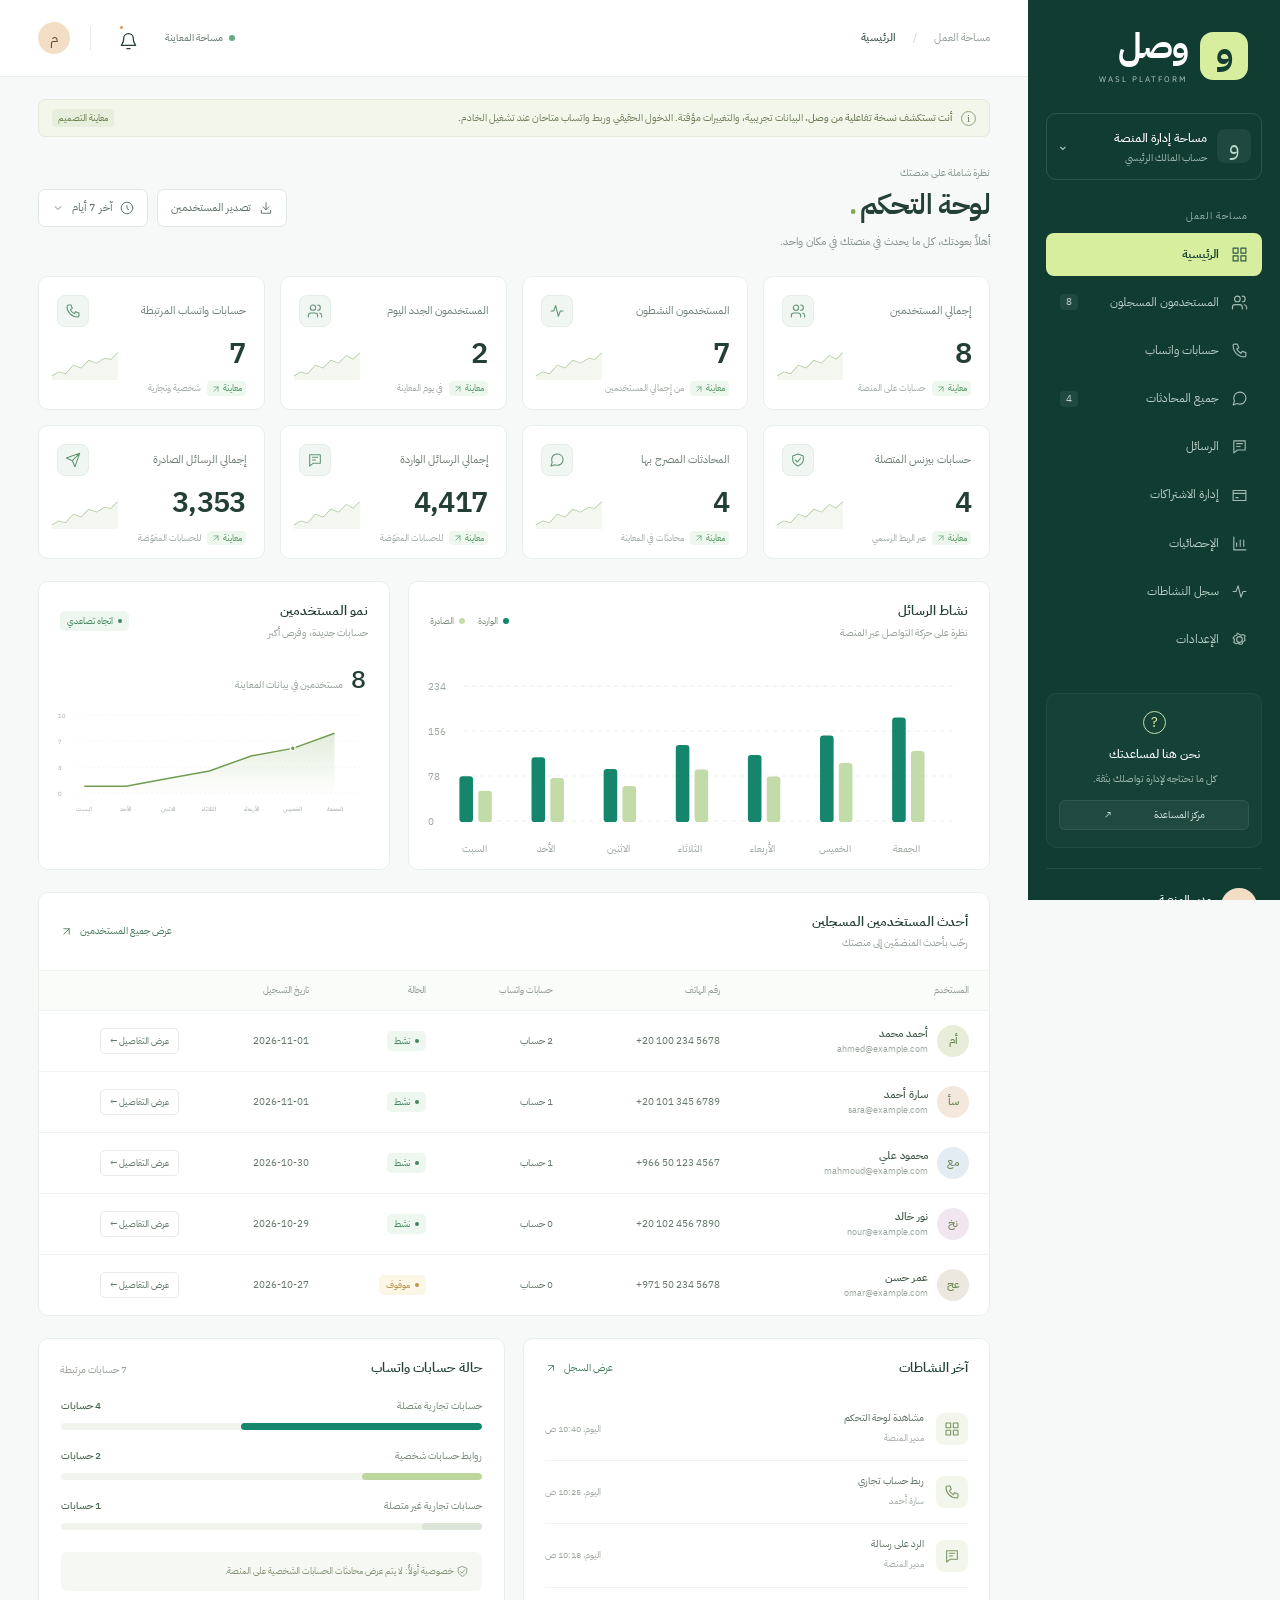
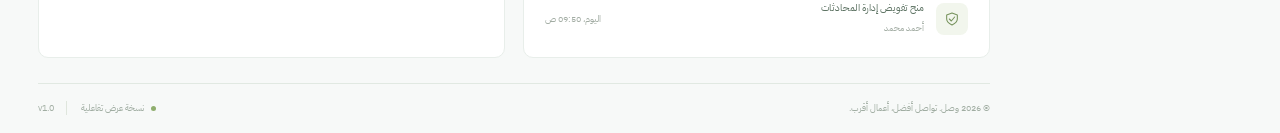
<file: index.html>
<!doctype html>
<html lang="ar" dir="rtl">
<head><meta charset="UTF-8"><meta name="viewport" content="width=device-width, initial-scale=1"><meta name="theme-color" content="#103c32"><meta name="description" content="وصل — مساحة واحدة لإدارة المستخدمين والتواصل التجاري عبر واتساب"><title>وصل — لوحة إدارة المنصة</title><link rel="stylesheet" href="./site/style.css"></head>
<body>
<aside id="sidebar"><a class="brand" href="#dashboard"><span class="brand-icon">و</span><span>وصل<small>WASL PLATFORM</small></span></a><div class="workspace-switch"><span class="workspace-logo">و</span><div><strong>مساحة إدارة المنصة</strong><small>حساب المالك الرئيسي</small></div><span class="switch-chevron">⌄</span></div><p class="nav-label">مساحة العمل</p><nav aria-label="القائمة الرئيسية" id="nav"></nav><div class="sidebar-bottom"><div class="help-card"><span class="help-icon">?</span><strong>نحن هنا لمساعدتك</strong><p>كل ما تحتاجه لإدارة تواصلك بثقة.</p><button id="help">مركز المساعدة <span>↗</span></button></div><div class="profile"><span class="avatar">م</span><div><strong>مدير المنصة</strong><small>SUPER ADMIN · معاينة</small></div><span class="online"></span></div></div></aside>
<div class="app-shell"><header class="topbar"><div class="breadcrumb"><button id="menu" class="icon-button" aria-label="فتح القائمة">☰</button><span>مساحة العمل</span><span class="separator">/</span><strong id="breadcrumb">الرئيسية</strong></div><div class="top-actions"><span class="environment"><i></i> مساحة المعاينة</span><button class="icon-button" id="notifications" aria-label="الإشعارات"><span id="bell"></span><i class="notification-dot"></i></button><span class="top-divider"></span><span class="small-avatar">م</span></div></header>
<main id="main"><div class="preview-banner"><span class="preview-mark">i</span><span><strong>أنت تستكشف نسخة تفاعلية من وصل.</strong> البيانات تجريبية، والتغييرات مؤقتة. الدخول الحقيقي وربط واتساب متاحان عند تشغيل الخادم.</span><span class="preview-tag">معاينة التصميم</span></div><section class="page-heading"><div><div class="eyebrow" id="eyebrow">نظرة شاملة على منصتك</div><h1 id="page-title">لوحة التحكم<span class="title-dot">.</span></h1><p id="page-description">أهلاً بعودتك، كل ما يحدث في منصتك في مكان واحد.</p></div><div class="heading-actions"><button id="export" class="button button-white"></button><button id="period" class="button button-white"></button></div></section><div id="content" aria-live="polite"></div><footer class="main-footer"><span>© <span id="year"></span> وصل. تواصل أفضل، أعمال أقرب.</span><span><i></i> نسخة عرض تفاعلية <span class="footer-version">v1.0</span></span></footer></main></div>
<div id="overlay" hidden></div><dialog id="modal"><header><div><small id="modal-caption">التفاصيل</small><h2 id="modal-title"></h2></div><button class="icon-button" id="close-modal" aria-label="إغلاق">×</button></header><div id="modal-body"></div></dialog><div id="toast" role="status"></div><script src="./site/app.js" defer></script>
</body></html>
</file>
<file: site/style.css>
@import url('https://fonts.googleapis.com/css2?family=IBM+Plex+Sans+Arabic:wght@400;450;500;600;700&display=swap');
:root{--green:#087f65;--dark:#103c32;--text:#233f36;--muted:#81908a;--border:#e8eeea;--bg:#f7f9f8;--font:'IBM Plex Sans Arabic',Tahoma,Arial,sans-serif}*{box-sizing:border-box}body{margin:0;background:var(--bg);color:var(--text);font:14px var(--font);line-height:1.6}button,input,select,textarea{font:inherit}button,a,input,select,textarea{-webkit-tap-highlight-color:transparent}button{cursor:pointer}button:focus-visible,a:focus-visible,input:focus-visible,select:focus-visible,textarea:focus-visible{outline:3px solid #51c8ab;outline-offset:3px}a{color:inherit;text-decoration:none}button{color:inherit}svg{vertical-align:middle}aside{width:252px;background:var(--dark);color:#fff;position:fixed;right:0;top:0;bottom:0;padding:29px 18px 18px;display:flex;flex-direction:column;z-index:30;overflow:auto}.brand{display:flex;align-items:center;gap:12px;padding:0 14px;font-weight:700;font-size:35px;line-height:1.05;letter-spacing:-1px}.brand-icon{display:grid;place-items:center;background:#d6ee9e;border-radius:13px;color:#153e32;font-size:36px;width:48px;height:48px;padding-bottom:7px}.brand small{display:block;font-size:8px;letter-spacing:2px;color:#b3c9be;font-weight:400;margin-top:9px}.workspace-switch{margin:30px 0 28px;padding:13px 10px;border:1px solid #ffffff20;border-radius:10px;display:flex;align-items:center;gap:10px}.workspace-logo{width:34px;height:34px;background:#ffffff10;color:#b7d9c8;border-radius:8px;display:grid;place-items:center;font-size:23px}.workspace-switch strong{font-size:12px;font-weight:500}.workspace-switch small{display:block;color:#9fb9ad;font-size:10px}.switch-chevron{margin-right:auto;color:#acc6b8}.nav-label{color:#94b0a3;font-size:10px;letter-spacing:1px;padding:0 14px;margin:0 0 9px}nav{display:grid;gap:5px}nav a{display:flex;gap:12px;align-items:center;border-radius:8px;padding:12px 14px;font-size:12px;color:#bcd0c7;transition:.18s}nav a:hover{background:#ffffff0a;color:white}nav a.active{background:#d6ee9e;color:#153e32;font-weight:600}nav a svg{opacity:.86}nav .nav-count{margin-right:auto;background:#ffffff12;padding:0 6px;font-size:10px;border-radius:4px}nav a.active .nav-count{background:#153e3215}.sidebar-bottom{margin-top:auto;padding-top:32px}.help-card{background:#ffffff07;border:1px solid #ffffff0c;border-radius:10px;text-align:center;padding:17px 12px}.help-icon{display:grid;place-items:center;border:1px solid #c5dfb2;color:#d6ee9e;border-radius:50%;height:23px;width:23px;margin:0 auto 9px;font-size:14px}.help-card strong{font-weight:500;font-size:12px}.help-card p{font-size:10px;color:#a0bbad;margin:5px 0 13px}.help-card button{background:#ffffff0c;color:#cfe3d8;border:1px solid #ffffff13;border-radius:6px;width:100%;padding:6px;font-size:10px}.help-card button span{margin-right:40px}.profile{border-top:1px solid #ffffff15;margin-top:20px;padding:19px 5px 0;display:flex;gap:10px;align-items:center}.avatar,.small-avatar{background:#f1dec5;color:#674b30;display:grid;place-items:center;border-radius:50%;width:36px;height:36px;font-size:18px}.profile strong{font-size:11px;font-weight:500}.profile small{font-size:8px;letter-spacing:.6px;display:block;color:#a0bbad}.online{width:7px;height:7px;background:#b4dc85;border-radius:50%;margin-right:auto}.app-shell{margin-right:252px}.topbar{height:77px;background:white;border-bottom:1px solid var(--border);padding:0 38px;display:flex;align-items:center;justify-content:space-between}.breadcrumb{display:flex;align-items:center;gap:17px;font-size:11px;color:#94a098}.breadcrumb strong{font-weight:500;color:#3d5549}.separator{color:#cad3cd}.top-actions{display:flex;align-items:center;gap:20px}.environment{font-size:10px;color:#64796b;display:flex;align-items:center;gap:6px}.environment i,.main-footer i{width:6px;height:6px;border-radius:50%;background:#64aa83;display:inline-block}.icon-button{display:inline-grid;place-items:center;width:34px;height:34px;border:0;background:transparent;position:relative;border-radius:7px;font-size:22px}.icon-button:hover{background:#edf3ee}.notification-dot{height:5px;width:5px;border-radius:50%;background:#d89c5f;position:absolute;top:4px;left:8px;border:1px solid white}.top-divider{height:24px;width:1px;background:var(--border)}.small-avatar{width:32px;height:32px;font-size:15px}#menu{display:none}main{padding:22px 38px 0;max-width:1650px;margin:auto}.preview-banner{display:flex;align-items:center;gap:9px;border:1px solid #e3e9da;background:#f2f6eb;color:#6d7d57;border-radius:7px;padding:9px 13px;font-size:10px;line-height:1.8}.preview-banner strong{font-weight:500}.preview-mark{border:1px solid #93a575;border-radius:50%;width:15px;height:15px;line-height:13px;text-align:center;font:11px Georgia;flex-shrink:0}.preview-tag{margin-right:auto;white-space:nowrap;background:#e7eedb;color:#68804c;border-radius:4px;padding:1px 6px;font-size:9px}.page-heading{display:flex;align-items:center;justify-content:space-between;padding:28px 0 25px;gap:18px}.eyebrow{color:#84958b;font-size:10px;margin-bottom:3px}h1{font-size:28px;letter-spacing:-.6px;margin:0;font-weight:600;line-height:1.5}.title-dot{color:#7fa956;padding-right:3px}.page-heading p{color:#819087;font-size:11px;margin:7px 0 0}.heading-actions{display:flex;gap:9px}.button{display:inline-flex;align-items:center;justify-content:center;gap:8px;border-radius:7px;border:1px solid transparent;padding:9px 13px;font-size:11px;background:#087f65;color:white;white-space:nowrap}.button:hover{filter:brightness(.96)}.button-white{background:#fff;border-color:#e0e8e2;color:#5a7062}.button-danger{color:#b84a4a;background:#fff3f1;border-color:#f7dcd6}.button-subtle{background:#eef5ef;color:#397353}.cards{display:grid;grid-template-columns:repeat(4,1fr);gap:15px;margin-bottom:22px}.stat{background:#fff;border:1px solid var(--border);border-radius:10px;padding:18px 18px 13px;position:relative;overflow:hidden}.stat-top{display:flex;justify-content:space-between;align-items:center;gap:5px}.stat-label{color:#6b7e72;font-size:11px}.stat-icon{display:grid;place-items:center;background:#f0f6f1;border:1px solid #e4eee6;color:#639376;border-radius:8px;width:32px;height:32px}.stat-value{font:600 29px var(--font);direction:ltr;text-align:right;letter-spacing:-.6px;line-height:1.3;margin-top:8px}.stat-bottom{display:flex;gap:6px;align-items:center;font-size:9px;color:#a1ada5;margin-top:9px}.change{color:#58996a;background:#edf7ed;border-radius:4px;padding:0 4px;direction:ltr}.stat-spark{position:absolute;left:12px;bottom:29px;opacity:.65;width:68px;height:29px}.charts-row{display:grid;grid-template-columns:1.65fr 1fr;gap:18px;margin-bottom:22px}.panel{background:white;border:1px solid var(--border);border-radius:10px;overflow:hidden}.panel-header{padding:19px 21px;display:flex;align-items:center;justify-content:space-between;gap:14px}.panel h2{font-size:13px;font-weight:600;margin:0}.panel-description{color:#96a197;font-size:10px;margin:3px 0 0}.legend{display:flex;gap:13px;font-size:9px;color:#7e9082}.legend span{display:flex;gap:5px;align-items:center}.legend i{height:6px;width:6px;background:#12866b;border-radius:50%}.legend .light{background:#c4dca7}.select-small{border:1px solid var(--border);border-radius:5px;padding:4px 8px;color:#6d7e70;background:white;font-size:9px}.chart{padding:0 18px 5px;direction:ltr}.chart svg{width:100%;height:auto;display:block}.chart text{font-family:var(--font);font-size:10px;fill:#9ca89f}.growth-summary{display:flex;align-items:baseline;gap:8px;padding:0 23px;direction:rtl}.growth-summary strong{font-size:25px;font-weight:500;direction:ltr}.growth-summary small{font-size:10px;color:#95a197}.table-panel{margin-bottom:22px}.text-button{border:0;background:none;color:#427b59;font-size:10px;display:inline-flex;gap:7px;align-items:center;cursor:pointer}table{width:100%;border-collapse:collapse;white-space:nowrap;text-align:right}th{background:#fafcf9;color:#8c9a90;font-size:9px;font-weight:400;padding:12px 20px;border-block:1px solid #eef2ee}td{padding:14px 20px;border-bottom:1px solid #f0f3ef;font-size:10px;color:#64796a}tbody tr:last-child td{border-bottom:none}tbody tr:hover{background:#fcfdfb}.person{display:flex;align-items:center;gap:9px}.person-avatar{height:32px;width:32px;display:grid;place-items:center;border-radius:50%;font-size:11px;font-weight:500;background:#e9eee0;color:#6c8453}.person strong{font-size:11px;font-weight:500;color:#405847;display:block}.person small{font-size:9px;color:#9aa69c;display:block;direction:ltr;text-align:right}.badge{display:inline-flex;align-items:center;gap:5px;font-size:9px;background:#edf7ef;color:#43855c;border-radius:5px;padding:3px 7px;white-space:nowrap}.badge i{width:4px;height:4px;border-radius:50%;background:currentColor}.badge.amber{background:#fcf6e7;color:#b8974e}.badge.gray{background:#f1f3f2;color:#8d9890}.badge.blue{background:#edf2fc;color:#6485b4}.row-action{border:1px solid #e4ece5;border-radius:5px;padding:5px 9px;background:white;font-size:9px;color:#5f7867}.ltr{direction:ltr;unicode-bidi:embed;display:inline-block}.table-scroll{overflow:auto}.panel-footer{padding:12px 20px;border-top:1px solid var(--border);display:flex;justify-content:space-between;align-items:center;font-size:9px;color:#94a095}.bottom-row{display:grid;grid-template-columns:1fr 1fr;gap:18px;margin-bottom:25px}.activity-list{padding:0 21px 7px}.activity-item{display:flex;gap:12px;padding:12px 0;border-bottom:1px solid #f0f3ee;align-items:center}.activity-item:last-child{border:0}.activity-icon{width:32px;height:32px;background:#f2f6ed;color:#77935d;border-radius:8px;display:grid;place-items:center;flex-shrink:0}.activity-item p{font-size:10px;margin:0;color:#5c7262}.activity-item small{font-size:9px;color:#a5afa6}.activity-item time{font-size:9px;color:#a2aca3;margin-right:auto;white-space:nowrap}.account-progress{padding:0 22px 21px}.progress-row{margin-bottom:18px}.progress-label{display:flex;justify-content:space-between;margin-bottom:9px;font-size:10px;color:#718775}.progress-label strong{color:#42634b;font-weight:500}.progress-track{height:7px;background:#f0f4ed;border-radius:5px;overflow:hidden}.progress-fill{height:100%;border-radius:5px;background:#16866c}.progress-fill.light{background:#bdd69d}.progress-fill.gray{background:#dce4d8}.account-note{padding:11px 13px;border-radius:6px;font-size:9px;background:#f6f9f3;color:#819474;margin-top:22px;line-height:1.9}.main-footer{border-top:1px solid #e1e9e2;padding:17px 0;display:flex;justify-content:space-between;font-size:9px;color:#a0ada2}.main-footer i{width:5px;height:5px;background:#8fae6e;margin-left:5px}.footer-version{padding-right:12px;border-right:1px solid #dfe6dd;margin-right:12px}.toolbar{display:flex;gap:9px;flex-wrap:wrap;padding:16px 20px;border-bottom:1px solid var(--border);align-items:center}.input{border:1px solid #dfe7df;border-radius:7px;background:white;padding:9px 11px;font-size:11px;min-width:0;color:#4c6654}.search{min-width:230px;flex:1;max-width:420px}.empty{padding:60px 20px;text-align:center;color:#8b9b8b;font-size:12px}.view-grid{display:grid;grid-template-columns:repeat(3,1fr);gap:16px}.detail-card{border:1px solid var(--border);border-radius:9px;padding:18px;background:#fff}.detail-card small{display:block;color:#91a18f;font-size:10px}.detail-card strong{display:block;font-weight:500;margin-top:5px}.settings-card{padding:24px}.settings-card h2{margin-bottom:13px}.settings-card p{color:#829180;font-size:11px;line-height:2}.settings-card label{display:block;font-size:11px;color:#71836e;margin:18px 0}.settings-card input{display:block;margin-top:7px;width:100%}.settings-card .checkbox{display:flex;align-items:center;gap:8px}.settings-card .checkbox input{width:auto;margin:0}.settings-grid{display:grid;grid-template-columns:1fr 1fr;gap:18px}.security-row{display:flex;align-items:center;justify-content:space-between;gap:15px;border-bottom:1px solid var(--border);padding:15px 0}.security-row:last-child{border:0}.security-row strong{font-size:12px;font-weight:500}.security-row p{margin:3px 0 0;font-size:10px}.inbox-layout{display:grid;grid-template-columns:330px 1fr;min-height:530px}.conversation-list{border-left:1px solid var(--border);padding:12px;max-height:600px;overflow:auto}.conversation-item{display:block;background:white;border:1px solid transparent;width:100%;text-align:right;border-radius:8px;padding:13px;margin-bottom:7px}.conversation-item:hover,.conversation-item.active{background:#f1f7f0;border-color:#dbe9d8}.conversation-item strong{font-size:12px}.conversation-item p{color:#85967f;font-size:10px;margin:7px 0 4px}.conversation-item small{font-size:9px;color:#6c8570}.thread{display:flex;flex-direction:column;min-width:0}.thread-head{padding:17px 20px;border-bottom:1px solid var(--border)}.thread-head strong{font-weight:500;font-size:13px}.thread-head small{display:block;font-size:10px;color:#8b9b87;margin-top:3px}.thread-messages{padding:25px;flex:1;background:#fafcf9;min-height:300px;max-height:460px;overflow:auto;display:flex;flex-direction:column;gap:15px}.bubble{background:#fff;border:1px solid #e5ece1;border-radius:12px 0 12px 12px;padding:11px 14px;max-width:85%;align-self:flex-start;font-size:12px;white-space:pre-wrap}.bubble.out{align-self:flex-end;background:#e7f2df;border-color:#dfebd7;border-radius:0 12px 12px 12px}.bubble small{display:block;color:#95a28d;font-size:8px;margin-top:7px}.reply{display:flex;gap:10px;padding:15px;border-top:1px solid var(--border)}.reply textarea{flex:1;resize:vertical;min-height:42px}.notice-inline{background:#f4f7ee;color:#83916d;font-size:10px;padding:9px 18px}.subscription-grid{display:grid;grid-template-columns:repeat(3,1fr);gap:18px;margin-bottom:22px}.plan-card{padding:25px;border:1px solid var(--border);border-radius:10px;background:white}.plan-card.featured{border-color:#b4ce96;background:#f8fbf4}.plan-card h2{font-size:19px;margin:12px 0}.plan-card p{font-size:11px;color:#83957b}.plan-card strong{font-size:27px;display:block}.plan-card ul{padding-right:20px;font-size:11px;color:#6f8466;line-height:2.8}dialog{border:1px solid #dbe6d6;border-radius:14px;padding:0;width:min(850px,94vw);max-height:90vh;color:var(--text);box-shadow:0 20px 100px #143b2c30}dialog::backdrop{background:#102e236b;backdrop-filter:blur(3px)}dialog>header{display:flex;justify-content:space-between;align-items:center;padding:20px 25px;border-bottom:1px solid var(--border)}dialog h2{font-size:20px;margin:2px 0;font-weight:500}dialog header small{font-size:10px;color:#8c9d85}#modal-body{padding:24px;overflow:auto}#modal-body .view-grid{margin-bottom:20px}#modal-body h3{font-size:13px;font-weight:500;margin:20px 0 12px}.modal-actions{display:flex;gap:8px;flex-wrap:wrap;margin-top:18px}.field{display:flex;flex-direction:column;gap:8px;margin:15px 0;font-size:11px;color:#72856c}#toast{position:fixed;bottom:25px;left:50%;transform:translate(-50%,15px);max-width:90vw;background:#183f30;color:#fff;border:1px solid #436748;padding:13px 22px;font-size:12px;border-radius:10px;box-shadow:0 8px 30px #142c2420;opacity:0;pointer-events:none;transition:.2s;z-index:100}#toast.visible{opacity:1;transform:translate(-50%,0)}#overlay{position:fixed;inset:0;background:#12342666;z-index:29}.standalone-note{font-size:11px;color:#8a9a82;padding:15px 0}.section-space{margin-bottom:22px}@media(min-width:1550px){main{padding-top:28px}.stat{padding:23px}.stat-value{font-size:34px}.stat-label{font-size:13px}td{padding-block:17px;font-size:12px}.panel h2{font-size:15px}.charts-row{grid-template-columns:1.7fr 1fr}}
@media(max-width:1200px){aside{width:220px;padding-inline:13px}.app-shell{margin-right:220px}main{padding-inline:23px}.topbar{padding-inline:23px}.stat{padding:15px 12px}.stat-label{font-size:10px}.stat-spark{width:48px}.stat-value{font-size:26px}.charts-row{grid-template-columns:1.3fr 1fr}.inbox-layout{grid-template-columns:270px 1fr}}
@media(max-width:950px){.cards{grid-template-columns:repeat(2,1fr)}.charts-row,.bottom-row{grid-template-columns:1fr}.chart svg{max-height:260px}.inbox-layout{grid-template-columns:1fr}.conversation-list{border-left:0;border-bottom:1px solid var(--border);max-height:240px}.subscription-grid{gap:10px}.plan-card{padding:15px}.view-grid{grid-template-columns:repeat(2,1fr)}.heading-actions{flex-direction:column}.preview-tag{display:none}.settings-grid{grid-template-columns:1fr}}
@media(max-width:700px){aside{right:-270px;width:252px;transition:right .2s}body.menu-open aside{right:0}.app-shell{margin:0}#menu{display:inline-grid}.topbar{height:65px;padding:0 16px}.top-actions{gap:12px}.environment{display:none}.breadcrumb{gap:10px}main{padding:16px 16px 0}.page-heading{padding:22px 0}.eyebrow{font-size:9px}h1{font-size:25px}.page-heading p{font-size:10px;max-width:230px}.heading-actions .button{padding:7px;font-size:9px}.preview-banner{font-size:9px}.cards{gap:10px}.stat-label{font-size:10px}.stat-value{font-size:27px}.stat-bottom{font-size:8px}.stat-spark{width:48px;bottom:28px}.panel-header{padding:17px}.panel h2{font-size:12px}.legend{gap:8px;font-size:8px}th,td{padding-inline:15px}.main-footer{font-size:8px;gap:12px}.subscription-grid{grid-template-columns:1fr}.view-grid{grid-template-columns:1fr 1fr}.search{min-width:140px}.toolbar{padding:13px;gap:7px}.input{font-size:10px}.table-panel{margin-bottom:17px}.bottom-row{gap:17px}.settings-card{padding:19px}.bubble{max-width:95%}.thread-messages{padding:18px}.preview-tag{display:none}}
@media(prefers-reduced-motion:reduce){*{transition:none!important;scroll-behavior:auto!important}}

[hidden]{display:none!important}
</file>
